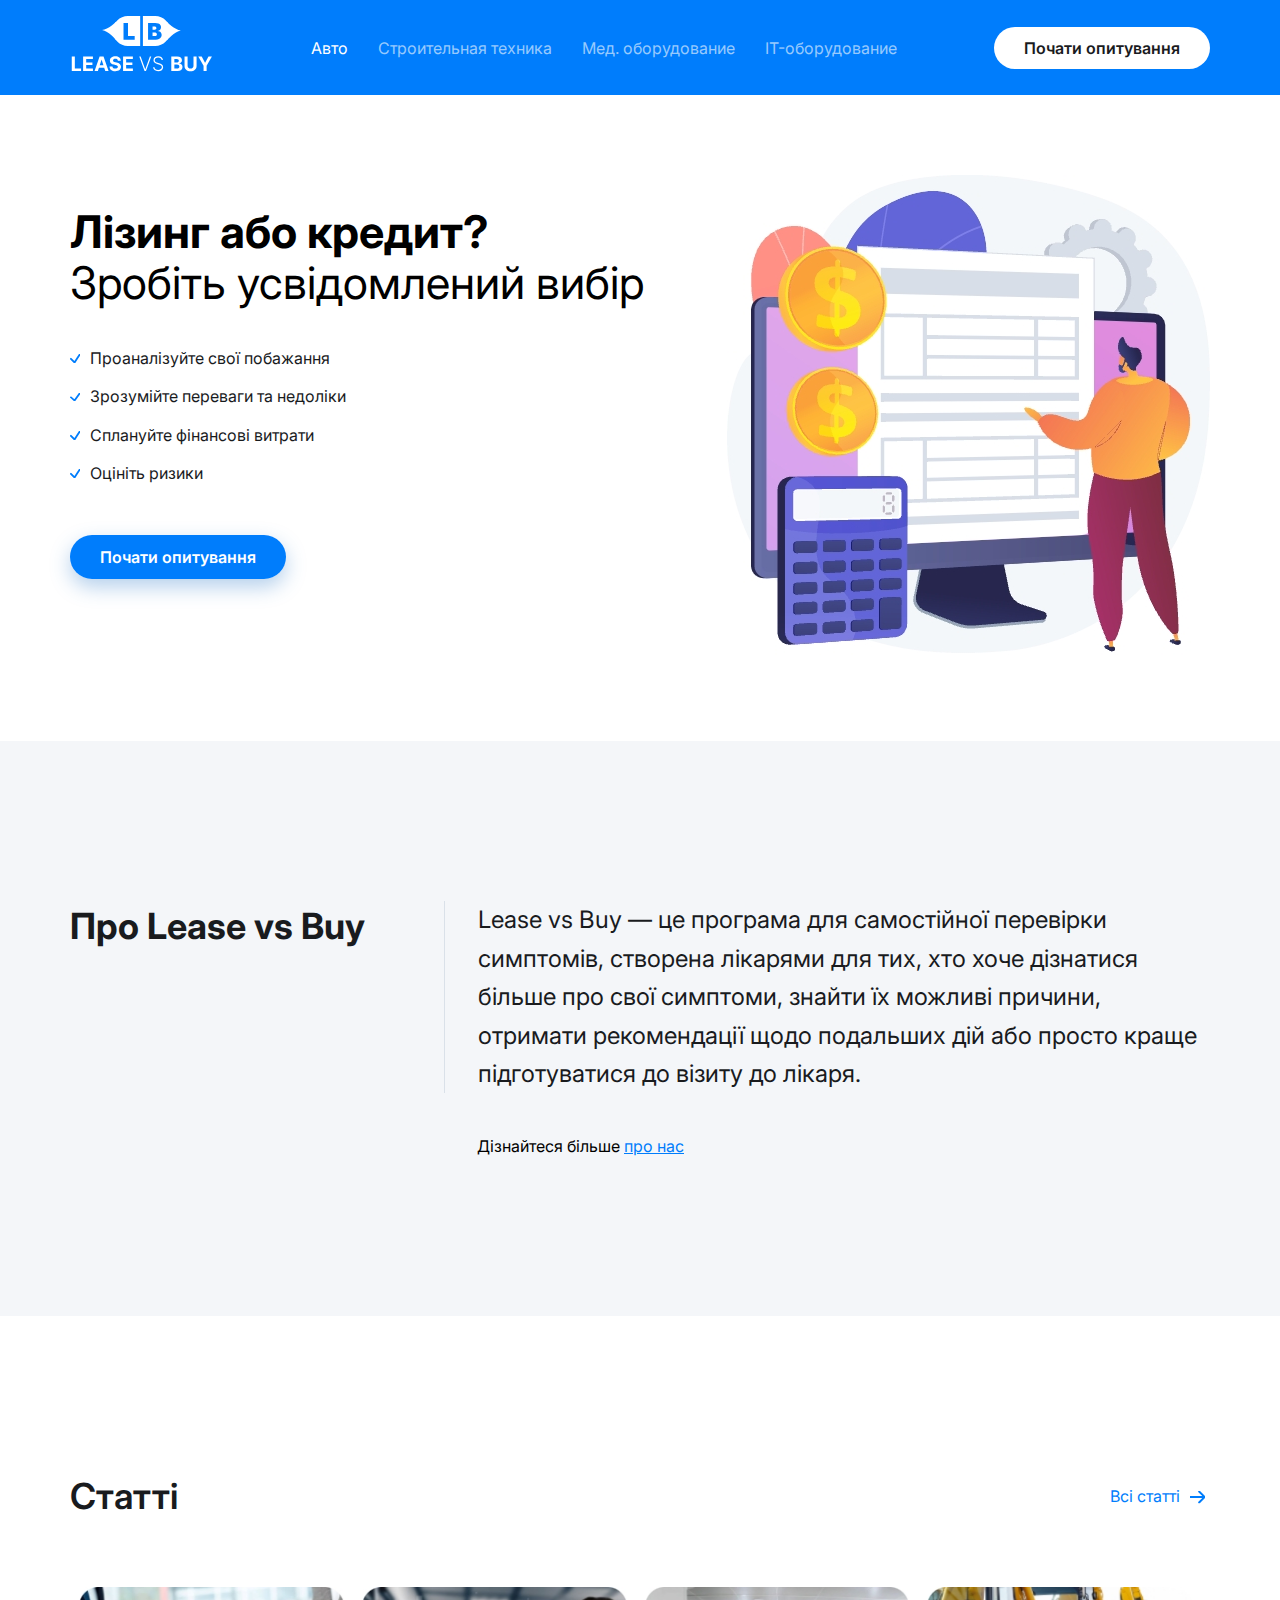
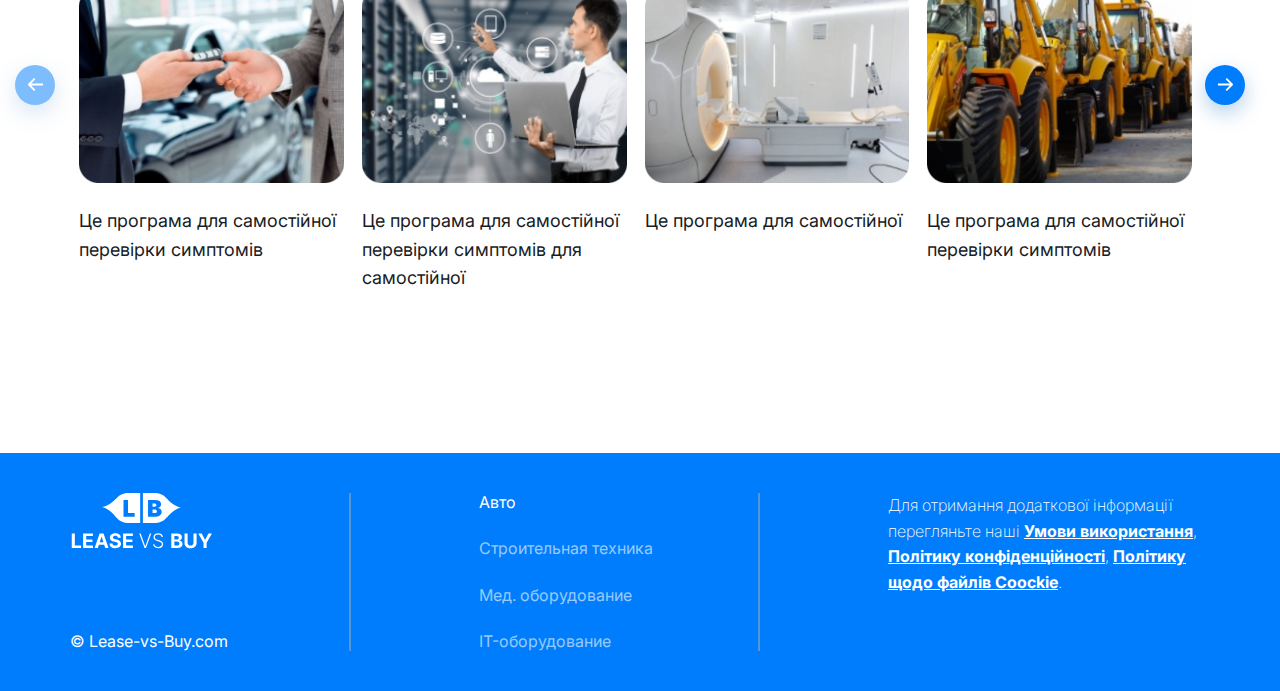
<file: index.html>
<!DOCTYPE html>
<html lang="en">
	<head>
		<meta charset="UTF-8" />
		<meta http-equiv="X-UA-Compatible" content="IE=edge" />
		<meta name="viewport" content="width=device-width, initial-scale=1.0" />
		<title>Lease VS Buy</title>
		<link rel="preconnect" href="https://fonts.googleapis.com" />
		<link rel="preconnect" href="https://fonts.gstatic.com" crossorigin />
		<link
			href="https://fonts.googleapis.com/css2?family=Bebas+Neue&family=Inter:ital,opsz,wght@0,14..32,100..900;1,14..32,100..900&family=Open+Sans:ital,wght@0,300..800;1,300..800&display=swap"
			rel="stylesheet"
		/>
		<link rel="preload" href="images/hero-image.webp" as="image" />
		<link rel="stylesheet" href="styles/normalize.css" />
		<link rel="stylesheet" href="styles/style.css" />
		<link rel="stylesheet" href="styles/mobile.css" />
	</head>
	<body>
		<header class="header">
			<div class="container">
				<a href="/">
					<img src="images/svg/logo_1.svg" alt="logo" />
				</a>

				<nav class="nav" id="navMenu">
					<div class="nav-menu__header">
						<a href="/">
							<img src="images/svg/logo_1.svg" alt="logo" />
						</a>
						<div class="burger-menu" onclick="toggleMenu()">
							<div class="bar"></div>
							<div class="bar"></div>
							<div class="bar"></div>
						</div>
					</div>

					<ul class="nav-list">
						<li class="nav-list__item active"><a href="/">Авто</a></li>
						<li class="nav-list__item"><a href="#">Строительная техника</a></li>
						<li class="nav-list__item"><a href="#">Мед. оборудование</a></li>
						<li class="nav-list__item"><a href="#">IT-оборудование</a></li>
					</ul>
				</nav>

				<div class="burger-menu" onclick="toggleMenu()">
					<div class="bar"></div>
					<div class="bar"></div>
					<div class="bar"></div>
				</div>

				<a href="/poll.html" class="btn--light btn-nav"> Почати опитування </a>
			</div>
		</header>

		<main class="main">
			<section class="hero">
				<div class="container">
					<div class="hero__content">
						<h1 class="hero-title">
							<b>Лізинг або кредит?</b><br />
							Зробіть усвідомлений вибір
						</h1>

						<ul class="hero__list">
							<li>Проаналізуйте свої побажання</li>
							<li>Зрозумійте переваги та недоліки</li>
							<li>Сплануйте фінансові витрати</li>
							<li>Оцініть ризики</li>
						</ul>

						<a href="/" class="btn--blue hero-btn">Почати опитування</a>
					</div>
					<img src="images/hero-image.webp" rel="preload" alt="hero" />
				</div>
			</section>

			<section class="about">
				<div class="container">
					<div class="about__cell">
						<div class="about_cell__title">
							<h2>Про Lease vs Buy</h2>
						</div>
						<div class="about_cell__content">
							<p>
								Lease vs Buy — це програма для самостійної перевірки симптомів,
								створена лікарями для тих, хто хоче дізнатися більше про свої
								симптоми, знайти їх можливі причини, отримати рекомендації щодо
								подальших дій або просто краще підготуватися до візиту до
								лікаря.
							</p>
						</div>
					</div>
					<div class="about__cell">
						<div class="about_cell__title" style="width: 311px"></div>

						<div class="about_cell__content about_cell__link">
							<span>Дізнайтеся більше <a href="/">про нас</a></span>
						</div>
					</div>
				</div>
			</section>

			<section class="posts__block">
				<div class="container">
					<div class="posts__title">
						<h2>Статті</h2>
						<span><a href="">Всі статті</a></span>
					</div>

					<button class="carousel__button carousel__button--left">
						<img
							src="images/svg/arrow_left.svg"
							alt="arrow"
							width="15"
							height="15"
						/>
					</button>
					<div class="carousel__wrapper">
						<div class="carousel">
							<ul class="posts__list">
								<li class="posts_list__item">
									<img src="images/post-4.webp" alt="post" />
									<p>Це програма для самостійної перевірки симптомів</p>
								</li>
								<li class="posts_list__item">
									<img src="images/post-3.webp" alt="post" />
									<p>
										Це програма для самостійної перевірки симптомів для
										самостійної
									</p>
								</li>
								<li class="posts_list__item">
									<img src="images/post-2.webp" alt="post" />
									<p>Це програма для самостійної</p>
								</li>
								<li class="posts_list__item">
									<img src="images/post-1.webp" alt="post" />
									<p>Це програма для самостійної перевірки симптомів</p>
								</li>
								<li class="posts_list__item">
									<img src="images/post-1.webp" alt="post" />
									<p>Це програма для самостійної перевірки симптомів</p>
								</li>
								<li class="posts_list__item">
									<img src="images/post-1.webp" alt="post" />
									<p>Це програма для самостійної перевірки симптомів</p>
								</li>
								<li class="posts_list__item">
									<img src="images/post-1.webp" alt="post" />
									<p>Це програма для самостійної перевірки симптомів</p>
								</li>
							</ul>
						</div>
					</div>
					<button class="carousel__button carousel__button--right">
						<img
							src="images/svg/arrow_right.svg"
							alt="arrow"
							width="15"
							height="15"
						/>
					</button>
				</div>
			</section>
		</main>

		<footer class="footer">
			<div class="container footer__container">
				<div class="footer__cell">
					<a href="/">
						<img src="images/svg/logo_1.svg" alt="logo" />
					</a>

					<p>© Lease-vs-Buy.com</p>
				</div>

				<div class="footer__cell">
					<nav class="footer_nav">
						<ul class="footer_nav__list">
							<li class="footer_nav__item active"><a href="#">Авто</a></li>
							<li class="footer_nav__item">
								<a href="#">Строительная техника</a>
							</li>
							<li class="footer_nav__item">
								<a href="#">Мед. оборудование</a>
							</li>
							<li class="footer_nav__item"><a href="#">IT-оборудование</a></li>
						</ul>
					</nav>
				</div>

				<div class="footer__cell">
					<p>
						Для отримання додаткової інформації перегляньте наші
						<a href="#" class="footer__cell-link">Умови використання</a>,
						<a href="#" class="footer__cell-link">Політику конфіденційності</a>,
						<a href="#" class="footer__cell-link">
							Політику щодо файлів Coockie</a
						>.
					</p>
				</div>
			</div>
		</footer>

		<div class="modal" id="modal1">
			<div class="modal-overlay"></div>
			<div class="modal-wrapper">
				<div class="modal-header">
					<span class="close-btn">&times;</span>
					<h2 class="h2">Умови використання</h2>
				</div>
				<div class="modal-content">
					<h3 class="h3">Результат</h3>
				</div>
				<div class="modal-content">
					<h3 class="h3">Результат</h3>
					<p class="p">
						Перед початком діагностики, будь ласка, прочитайте Умови
						використання і пам'ятайте, що:
					</p>
					<ul class="ul-list">
						<li>
							<b>Дане обстеження не є повноцінною діагностикою.</b> Воно
							призначене виключно для ознайомлення та не є кваліфікованим
							медичним висновком.
						</li>
						<li>
							<b>Дане обстеження не призначене для екстрених випадків.</b> У
							разі невідкладного стану негайно зателефонуйте за місцевим номером
							екстреної допомоги.
						</li>
						<li>
							<b>Ваші дані в безпеці.</b> Надана Вами інформація не буде
							передана або використана з метою встановлення Вашої особи.
						</li>
					</ul>
					<div class="checkbox-container">
						<input type="checkbox" id="terms" />
						<label for="terms"
							>Я прочитав(ла) і приймаю
							<a href="#">Умови використання</a>.</label
						>
					</div>
					<span class="checkbox-error"
						>Необхідно прийняти умови використання</span
					>
					<div class="checkbox-container">
						<input type="checkbox" id="privacy" />
						<label for="privacy">
							Я погоджуюсь на те, щоб інформація про стан мого здоров’я була
							використана для даного обстеження. Додаткова інформація
							<a href="#">Політика конфіденційності</a>.
						</label>
					</div>
					<span class="checkbox-error"
						>Необхідно прийняти умови використання</span
					>
				</div>
			</div>
		</div>

		<script src="js/index.js"></script>
		<script src="js/carousel.js"></script>
		<script src="js/modal.js"></script>
		<script src="js/burger.js"></script>
	</body>
</html>
</file>
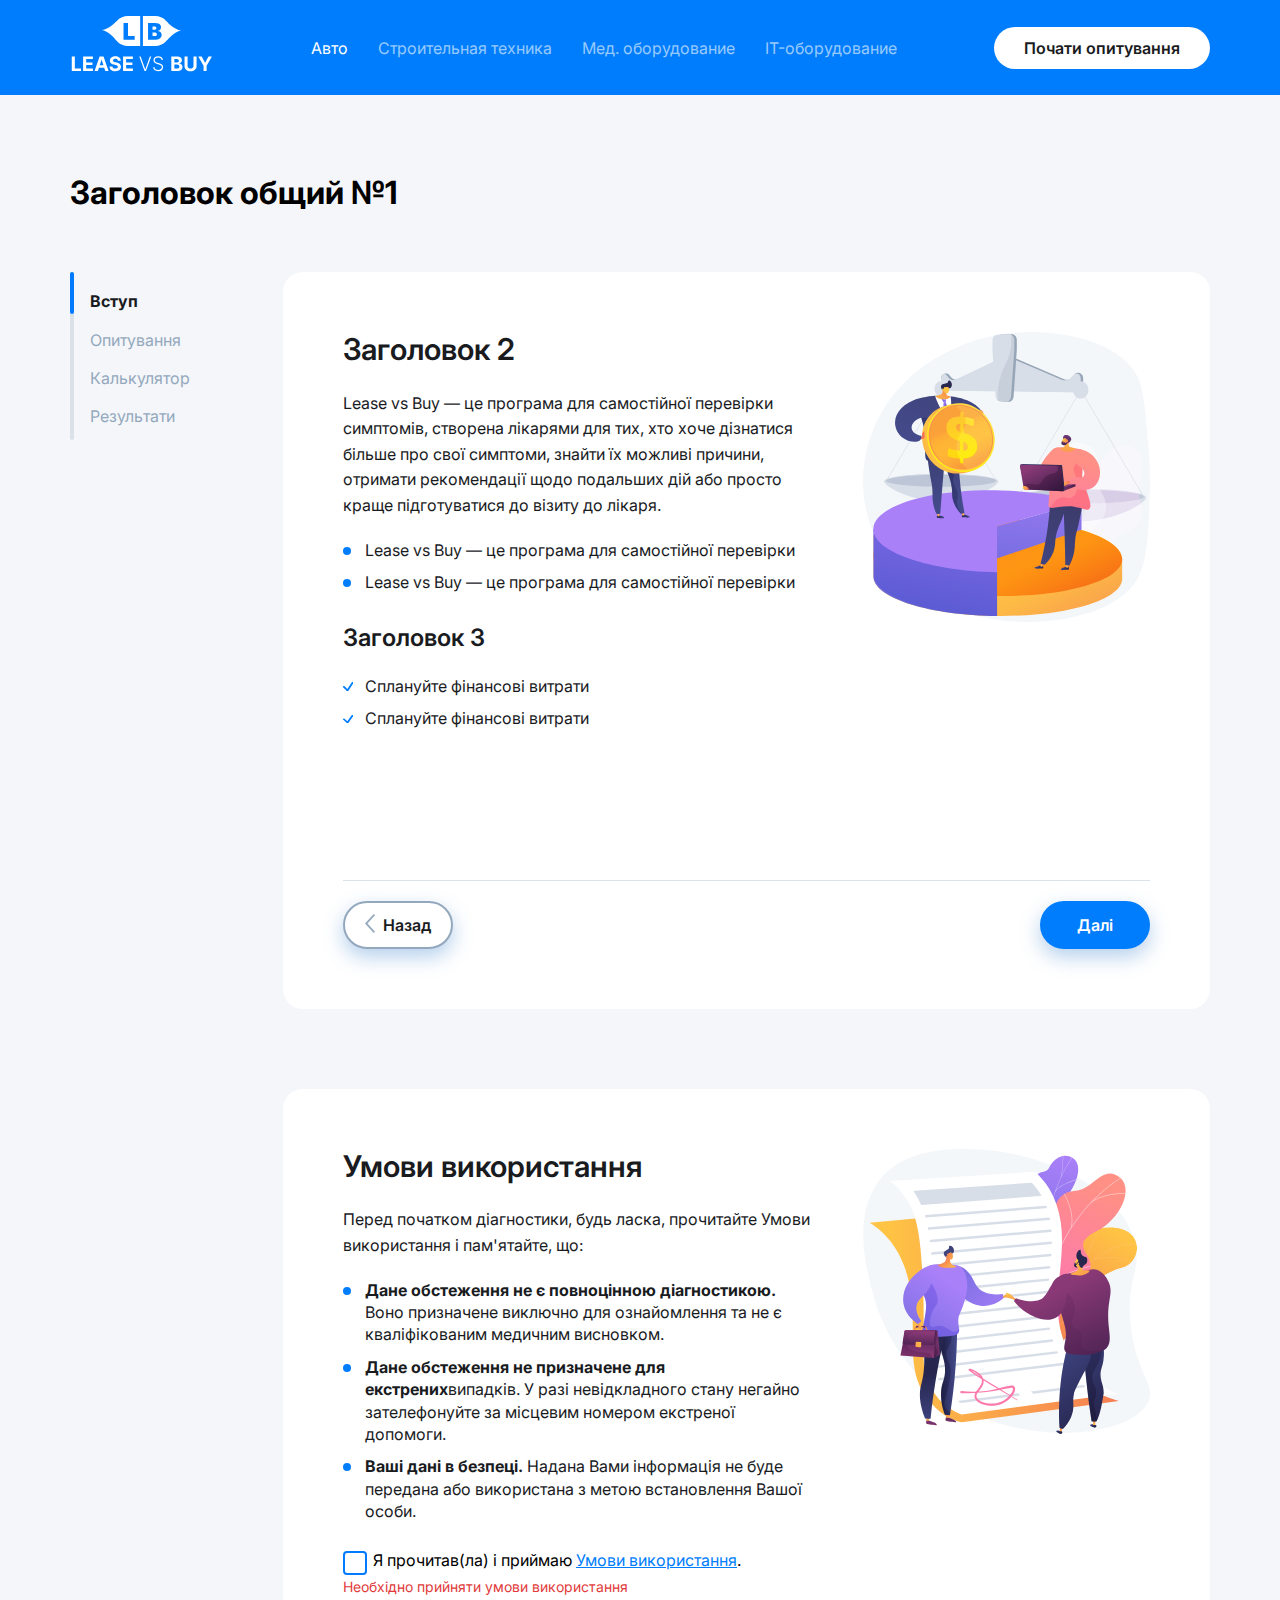
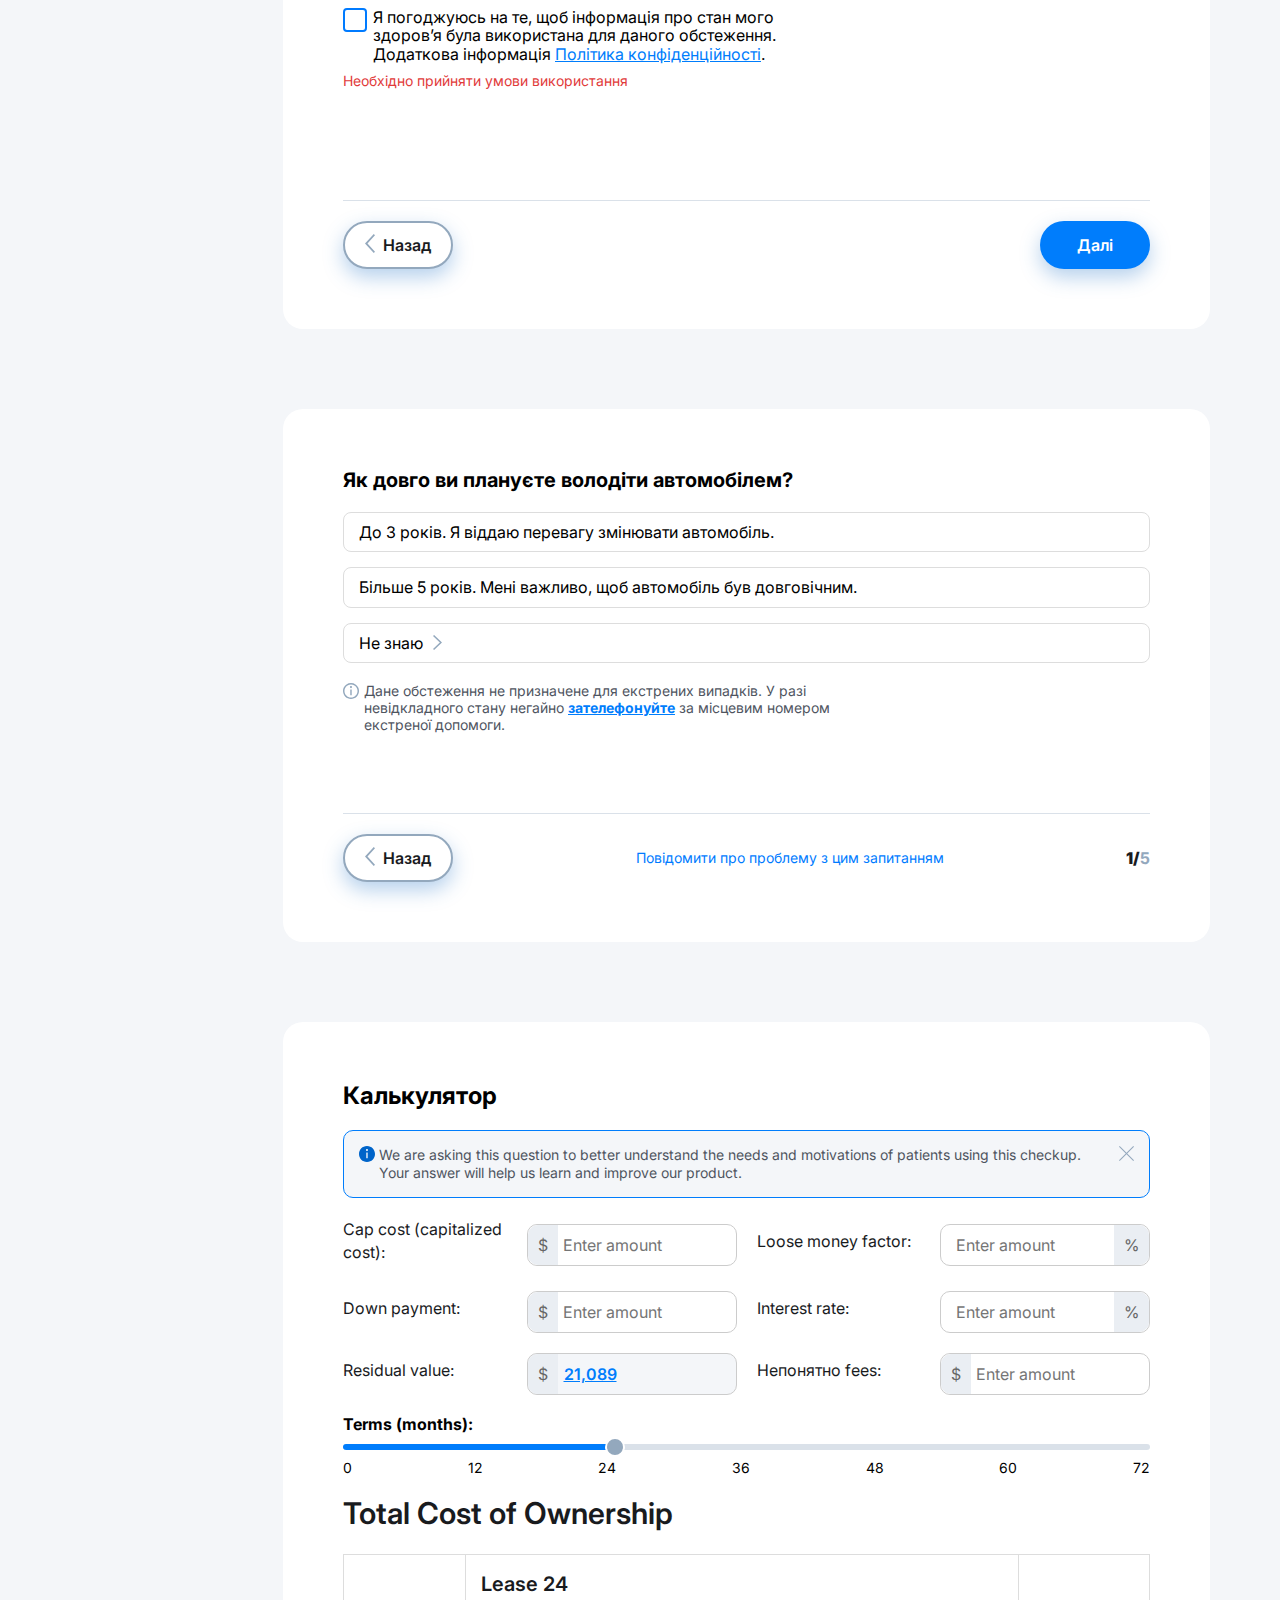
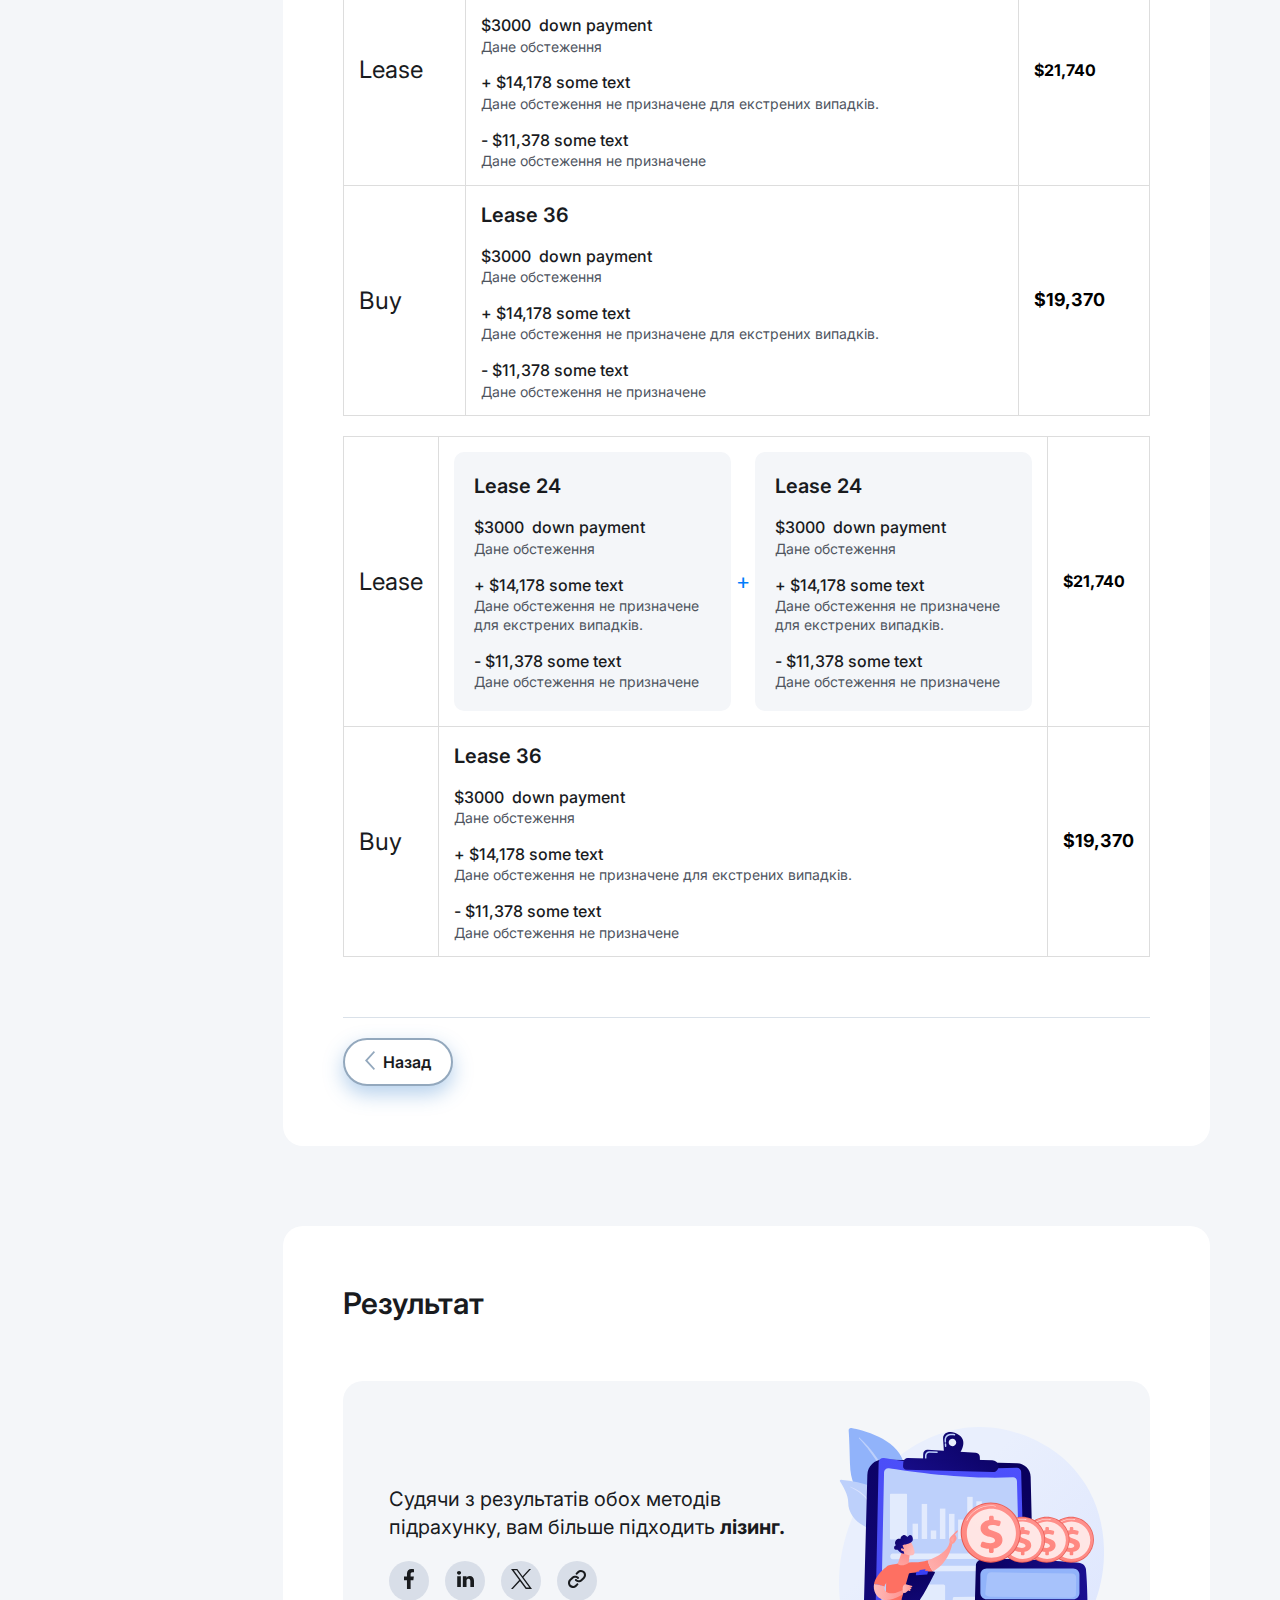
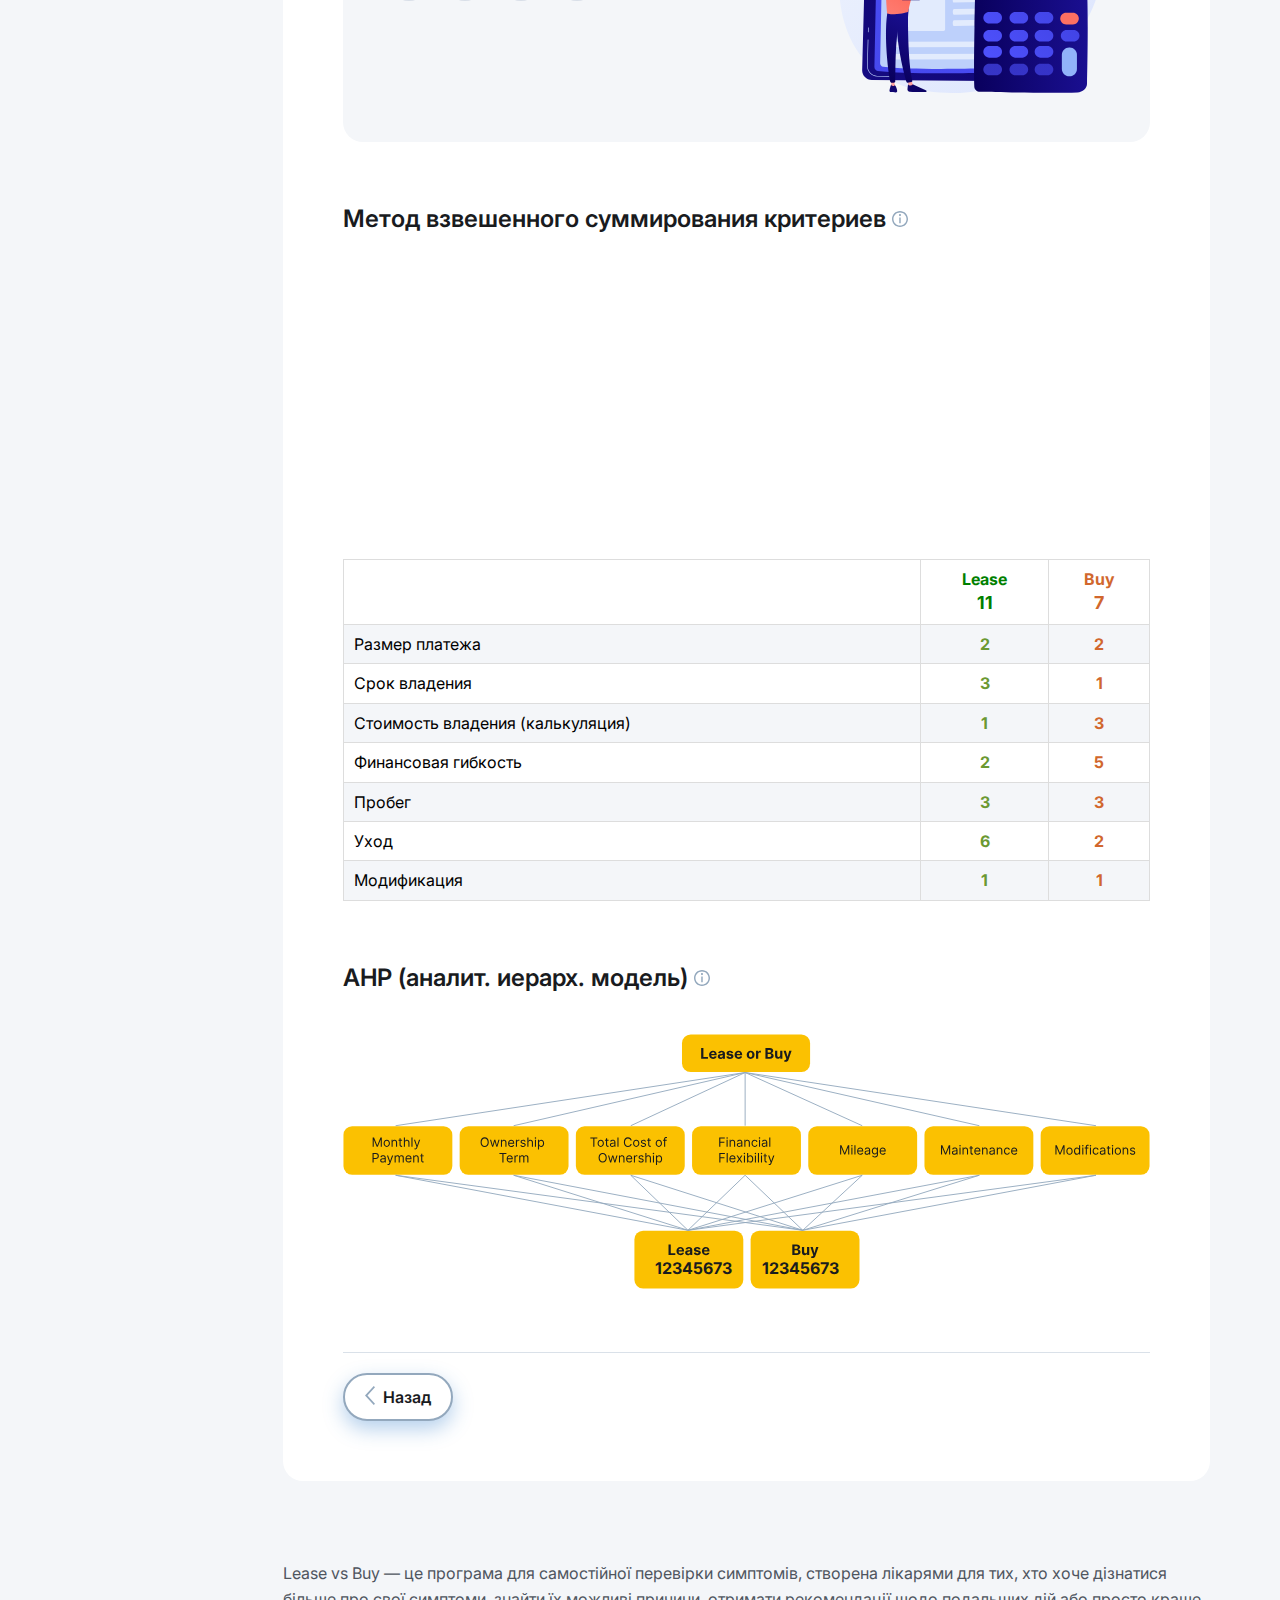
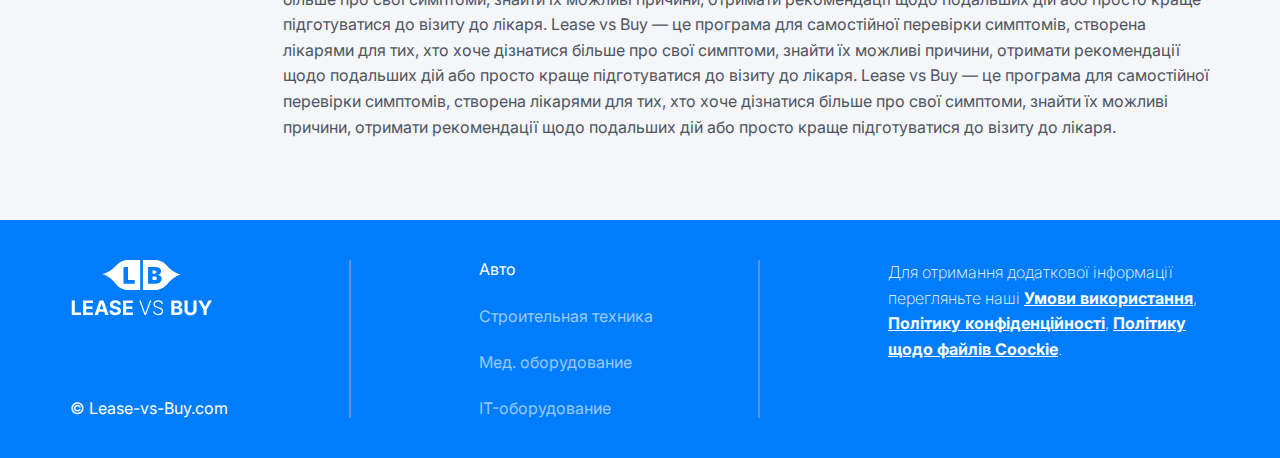
<file: poll.html>
<!DOCTYPE html>
<html lang="en">
	<head>
		<meta charset="UTF-8" />
		<meta http-equiv="X-UA-Compatible" content="IE=edge" />
		<meta name="viewport" content="width=device-width, initial-scale=1.0" />
		<title>Lease VS Buy</title>
		<link rel="preconnect" href="https://fonts.googleapis.com" />
		<link rel="preconnect" href="https://fonts.gstatic.com" crossorigin />
		<link
			href="https://fonts.googleapis.com/css?family=Inter"
			rel="stylesheet"
		/>
		<link rel="stylesheet" href="styles/normalize.css" />
		<link rel="stylesheet" href="styles/style.css" />
		<link rel="stylesheet" href="styles/mobile.css" />
	</head>
	<body class="body-gray">
		<header class="header">
			<div class="container">
				<a href="/">
					<img src="images/svg/logo_1.svg" alt="logo" />
				</a>

				<nav class="nav" id="navMenu">
					<div class="nav-menu__header">
						<a href="/">
							<img src="images/svg/logo_1.svg" alt="logo" />
						</a>
						<div class="burger-menu" onclick="toggleMenu()">
							<div class="bar"></div>
							<div class="bar"></div>
							<div class="bar"></div>
						</div>
					</div>

					<ul class="nav-list">
						<li class="nav-list__item active"><a href="/">Авто</a></li>
						<li class="nav-list__item"><a href="#">Строительная техника</a></li>
						<li class="nav-list__item"><a href="#">Мед. оборудование</a></li>
						<li class="nav-list__item"><a href="#">IT-оборудование</a></li>
					</ul>
				</nav>

				<div class="burger-menu" onclick="toggleMenu()">
					<div class="bar"></div>
					<div class="bar"></div>
					<div class="bar"></div>
				</div>

				<a href="/poll.html" class="btn--light btn-nav"> Почати опитування </a>
			</div>
		</header>

		<main class="main">
			<section class="poll">
				<div class="container">
					<h1 class="poll__title">Заголовок общий №1</h1>
					<div class="poll__list">
						<div class="poll_menu">
							<div class="indicator"></div>
							<div class="indicator_back"></div>
							<div class="menu-item active" data-index="0">Вступ</div>
							<div class="menu-item" data-index="1">Опитування</div>
							<div class="menu-item" data-index="2">Калькулятор</div>
							<div class="menu-item" data-index="3">Результати</div>
						</div>
						<div class="poll_right">
							<div class="poll_main poll_column">
								<div class="poll_main__content poll_main__content__column">
									<h2>Заголовок 2</h2>
									<p>
										Lease vs Buy — це програма для самостійної перевірки
										симптомів, створена лікарями для тих, хто хоче дізнатися
										більше про свої симптоми, знайти їх можливі причини,
										отримати рекомендації щодо подальших дій або просто краще
										підготуватися до візиту до лікаря.
									</p>
									<ul>
										<li>
											Lease vs Buy — це програма для самостійної перевірки
										</li>
										<li>
											Lease vs Buy — це програма для самостійної перевірки
										</li>
									</ul>

									<h3>Заголовок 3</h3>
									<ol>
										<li>Сплануйте фінансові витрати</li>
										<li>Сплануйте фінансові витрати</li>
									</ol>
								</div>

								<img src="images/svg/poll1.svg" alt="poll" />

								<div class="poll_footer">
									<button class="btn-back">
										<span class="btn-back__icon"
											><img src="images/svg/arrow-back.svg" alt="back"
										/></span>
										Назад
									</button>

									<a class="btn--blue btn-next">Далі</a>
								</div>
							</div>

							<div class="poll_main poll_column">
								<div class="poll_main__content poll_main__content__column">
									<h2>Умови використання</h2>
									<p>
										Перед початком діагностики, будь ласка, прочитайте Умови
										використання і пам'ятайте, що:
									</p>
									<ul>
										<li>
											<b>Дане обстеження не є повноцінною діагностикою.</b> Воно
											призначене виключно для ознайомлення та не є
											кваліфікованим медичним висновком.
										</li>
										<li>
											<b>Дане обстеження не призначене для екстрених</b
											>випадків. У разі невідкладного стану негайно
											зателефонуйте за місцевим номером екстреної допомоги.
										</li>
										<li>
											<b>Ваші дані в безпеці.</b> Надана Вами інформація не буде
											передана або використана з метою встановлення Вашої особи.
										</li>
									</ul>

									<div class="checkbox-container">
										<input type="checkbox" id="terms" />
										<label for="terms"
											>Я прочитав(ла) і приймаю
											<a href="#">Умови використання</a>.</label
										>
									</div>

									<span class="checkbox-error"
										>Необхідно прийняти умови використання</span
									>

									<div class="checkbox-container">
										<input type="checkbox" id="privacy" />
										<label for="privacy">
											Я погоджуюсь на те, щоб інформація про стан мого здоров’я
											була використана для даного обстеження. Додаткова
											інформація <a href="#">Політика конфіденційності</a>.
										</label>
									</div>

									<span class="checkbox-error"
										>Необхідно прийняти умови використання</span
									>
								</div>

								<img src="images/svg/poll-2.svg" alt="poll2" />

								<div class="poll_footer">
									<button class="btn-back">
										<span class="btn-back__icon"
											><img src="images/svg/arrow-back.svg" alt="back"
										/></span>
										Назад
									</button>

									<a class="btn--blue btn-next">Далі</a>
								</div>
							</div>

							<div class="poll_main">
								<div class="poll_main__content">
									<h1 class="poll_question">
										Як довго ви плануєте володіти автомобілем?
									</h1>
									<div class="poll_answers">
										<div class="poll_answer">
											<input type="radio" id="option1" name="duration" />
											<label for="option1"
												>До 3 років. Я віддаю перевагу змінювати
												автомобіль.</label
											>
										</div>
										<div class="poll_answer">
											<input type="radio" id="option2" name="duration" />
											<label for="option2"
												>Більше 5 років. Мені важливо, щоб автомобіль був
												довговічним.</label
											>
										</div>
										<div class="poll_answer">
											<input type="radio" id="option3" name="duration" />
											<label for="option3" class="poll-label"
												>Не знаю
												<img
													src="images/svg/arrow_right_answer.svg"
													alt="arrow"
											/></label>
										</div>
									</div>
									<div class="poll_info">
										<img
											src="images/svg/info.svg"
											alt="info"
											data-target="modal1"
											class="trigger-btn"
										/>
										<p>
											Дане обстеження не призначене для екстрених випадків. У
											разі невідкладного стану негайно
											<a href="#">зателефонуйте</a> за місцевим номером
											екстреної допомоги.
										</p>
									</div>
									<div class="poll_footer">
										<button class="btn-back">
											<span class="btn-back__icon"
												><img src="images/svg/arrow-back.svg" alt="back"
											/></span>
											Назад
										</button>
										<a href="#" class="poll_report-link"
											>Повідомити про проблему з цим запитанням</a
										>
										<span class="poll_progress"><b>1/</b>5</span>
									</div>
								</div>
							</div>

							<div class="poll_main">
								<div class="poll_main__content">
									<h1 class="calculator_title">Калькулятор</h1>

									<!-- Інформаційне повідомлення -->
									<div class="calculator_info__message">
										<div>
											<img
												src="images/svg/info_2.svg"
												alt="info"
												data-target="modal1"
												class="trigger-btn"
											/>
										</div>
										<span>
											We are asking this question to better understand the needs
											and motivations of patients using this checkup. Your
											answer will help us learn and improve our product.
										</span>
										<div>
											<img src="images/svg/close.svg" alt="close" />
										</div>
									</div>

									<!-- Вхідні дані -->
									<div class="calculator_input__fields">
										<div
											class="calculator_input__group"
											id="calculator_input__group-1"
										>
											<label for="cap-cost" class="calculator_input__label"
												>Cap cost (capitalized cost):</label
											>
											<div class="input-container">
												<span class="currency-symbol">$</span>
												<input
													type="text"
													class="currency-input"
													placeholder="Enter amount"
												/>
											</div>
										</div>
										<div
											class="calculator_input__group"
											id="calculator_input__group-2"
										>
											<label for="down-payment" class="calculator_input__label"
												>Loose money factor:</label
											>
											<div class="input-container input-container__procent">
												<span class="currency-symbol procent-symbol">%</span>
												<input
													type="text"
													class="currency-input"
													placeholder="Enter amount"
												/>
											</div>
										</div>
										<div
											class="calculator_input__group"
											id="calculator_input__group-3"
										>
											<label
												for="residual-value"
												class="calculator_input__label"
												>Down payment:</label
											>
											<div class="input-container">
												<span class="currency-symbol">$</span>
												<input
													type="text"
													class="currency-input"
													placeholder="Enter amount"
												/>
											</div>
										</div>
										<div
											class="calculator_input__group"
											id="calculator_input__group-4"
										>
											<label for="loose-money" class="calculator_input__label"
												>Interest rate:</label
											>
											<div class="input-container input-container__procent">
												<span class="currency-symbol procent-symbol">%</span>
												<input
													type="text"
													class="currency-input"
													placeholder="Enter amount"
												/>
											</div>
										</div>
										<div
											class="calculator_input__group"
											id="calculator_input__group-5"
										>
											<label for="interest-rate" class="calculator_input__label"
												>Residual value:</label
											>
											<div class="input-container disabled">
												<span class="currency-symbol">$</span>
												<input type="text" class="currency-input" disabled />
												<a href="#" class="input-container-link">21,089</a>
											</div>
										</div>
										<div
											class="calculator_input__group"
											id="calculator_input__group-6"
										>
											<label for="fees" class="calculator_input__label"
												>Непонятно fees:</label
											>
											<div class="input-container">
												<span class="currency-symbol">$</span>
												<input
													type="text"
													class="currency-input"
													placeholder="Enter amount"
												/>
											</div>
										</div>
									</div>

									<!-- Повзунок для вибору терміну -->
									<div class="calculator_slider__container">
										<label for="terms-slider" class="calculator_slider__label"
											>Terms (months):</label
										>
										<input
											type="range"
											id="terms-slider"
											class="calculator_slider__input"
											min="0"
											max="72"
											step="12"
											value="24"
										/>
										<div class="calculator_slider__values">
											<span>0</span><span>12</span><span>24</span
											><span>36</span> <span>48</span><span>60</span
											><span>72</span>
										</div>
									</div>

									<!-- Результати -->
									<div class="calculator_results">
										<h2 class="calculator_results__title">
											Total Cost of Ownership
										</h2>
										<table class="calculator_table">
											<thead>
												<tr>
													<th class="calculator__table-title">Lease</th>
													<th>
														<div class="one_lease">
															<span class="one_lease-title">Lease 24</span>
															<div class="one_lease__wrapper">
																<span class="one_lease-subtitle"
																	>$3000  down payment</span
																>
																<br />
																<span>Дане обстеження</span>
															</div>
															<div class="one_lease__wrapper">
																<span class="one_lease-subtitle"
																	>+ $14,178 some text</span
																>
																<br />
																<span
																	>Дане обстеження не призначене для екстрених
																	випадків.</span
																>
															</div>
															<div class="one_lease__wrapper">
																<span class="one_lease-subtitle"
																	>- $11,378 some text</span
																>
																<br />
																<span>Дане обстеження не призначене</span>
															</div>
														</div>
													</th>
													<th>$21,740</th>
												</tr>
											</thead>
											<tbody>
												<tr>
													<td>
														<strong class="calculator__table-title">Buy</strong>
													</td>
													<td>
														<div class="one_lease">
															<span class="one_lease-title">Lease 36</span>
															<div class="one_lease__wrapper">
																<span class="one_lease-subtitle"
																	>$3000  down payment</span
																>
																<br />
																<span>Дане обстеження</span>
															</div>
															<div class="one_lease__wrapper">
																<span class="one_lease-subtitle"
																	>+ $14,178 some text</span
																>
																<br />
																<span
																	>Дане обстеження не призначене для екстрених
																	випадків.</span
																>
															</div>
															<div class="one_lease__wrapper">
																<span class="one_lease-subtitle"
																	>- $11,378 some text</span
																>
																<br />
																<span>Дане обстеження не призначене</span>
															</div>
														</div>
													</td>
													<td class="calculator_total">$19,370</td>
												</tr>
											</tbody>
										</table>

										<table class="calculator_table">
											<thead>
												<tr>
													<th class="calculator__table-title">Lease</th>
													<th>
														<div class="double_lease">
															<div class="double_lease-item">
																<span class="one_lease-title">Lease 24</span>
																<div class="one_lease__wrapper">
																	<span class="one_lease-subtitle"
																		>$3000  down payment</span
																	>
																	<br />
																	<span>Дане обстеження</span>
																</div>
																<div class="one_lease__wrapper">
																	<span class="one_lease-subtitle"
																		>+ $14,178 some text</span
																	>
																	<br />
																	<span
																		>Дане обстеження не призначене для екстрених
																		випадків.</span
																	>
																</div>
																<div class="one_lease__wrapper">
																	<span class="one_lease-subtitle"
																		>- $11,378 some text</span
																	>
																	<br />
																	<span>Дане обстеження не призначене</span>
																</div>
															</div>

															<div class="double_lease-plus">
																<span>+</span>
															</div>

															<div class="double_lease-item">
																<span class="one_lease-title">Lease 24</span>
																<div class="one_lease__wrapper">
																	<span class="one_lease-subtitle"
																		>$3000  down payment</span
																	>
																	<br />
																	<span>Дане обстеження</span>
																</div>
																<div class="one_lease__wrapper">
																	<span class="one_lease-subtitle"
																		>+ $14,178 some text</span
																	>
																	<br />
																	<span
																		>Дане обстеження не призначене для екстрених
																		випадків.</span
																	>
																</div>
																<div class="one_lease__wrapper">
																	<span class="one_lease-subtitle"
																		>- $11,378 some text</span
																	>
																	<br />
																	<span>Дане обстеження не призначене</span>
																</div>
															</div>
														</div>
													</th>
													<th>$21,740</th>
												</tr>
											</thead>
											<tbody>
												<tr>
													<td>
														<strong class="calculator__table-title">Buy</strong>
													</td>
													<td>
														<div class="one_lease">
															<span class="one_lease-title">Lease 36</span>
															<div class="one_lease__wrapper">
																<span class="one_lease-subtitle"
																	>$3000  down payment</span
																>
																<br />
																<span>Дане обстеження</span>
															</div>
															<div class="one_lease__wrapper">
																<span class="one_lease-subtitle"
																	>+ $14,178 some text</span
																>
																<br />
																<span
																	>Дане обстеження не призначене для екстрених
																	випадків.</span
																>
															</div>
															<div class="one_lease__wrapper">
																<span class="one_lease-subtitle"
																	>- $11,378 some text</span
																>
																<br />
																<span>Дане обстеження не призначене</span>
															</div>
														</div>
													</td>
													<td class="calculator_total">$19,370</td>
												</tr>
											</tbody>
										</table>
									</div>

									<div class="poll_footer">
										<button class="btn-back">
											<span class="btn-back__icon"
												><img src="images/svg/arrow-back.svg" alt="back"
											/></span>
											Назад
										</button>
									</div>
								</div>
							</div>

							<div class="poll_main">
								<div class="poll_main__content">
									<h2>Результат</h2>

									<div class="poll_main__cell">
										<div class="poll_main__cell__content">
											<h3>
												Судячи з результатів обох методів підрахунку, вам більше
												підходить <b>лізинг.</b>
											</h3>
											<ul class="poll_main__list">
												<li>
													<a href="#"
														><img src="images/svg/link.svg" alt="link"
													/></a>
												</li>
												<li>
													<a href="#"><img src="images/svg/x.svg" alt="x" /></a>
												</li>
												<li>
													<a href="#"
														><img src="images/svg/linkedin.svg" alt="linkedin"
													/></a>
												</li>
												<li>
													<a href="#"
														><img src="images/svg/facebook.svg" alt="facebook"
													/></a>
												</li>
											</ul>
										</div>
										<div>
											<img src="images/illustration.svg" alt="illustration" />
										</div>
									</div>

									<h3>
										Метод взвешенного суммирования критериев
										<img
											src="images/svg/info.svg"
											alt="info"
											data-target="modal1"
											class="trigger-btn"
										/>
									</h3>
									<div class="result__diagram"></div>

									<table class="result__table">
										<thead class="result__header">
											<tr class="result__row">
												<th class="result__header-cell"></th>
												<th
													class="result__header-cell result__header-cell--lease"
												>
													Lease <span class="result__score">11</span>
												</th>
												<th
													class="result__header-cell result__header-cell--buy"
												>
													Buy <span class="result__score">7</span>
												</th>
											</tr>
										</thead>
										<tbody class="result__body">
											<tr class="result__row">
												<td class="result__cell result__left">
													Размер платежа
												</td>
												<td class="result__cell result__cell--lease">2</td>
												<td class="result__cell result__cell--buy">2</td>
											</tr>
											<tr class="result__row">
												<td class="result__cell result__left">Срок владения</td>
												<td class="result__cell result__cell--lease">3</td>
												<td class="result__cell result__cell--buy">1</td>
											</tr>
											<tr class="result__row">
												<td class="result__cell result__left">
													Стоимость владения (калькуляция)
												</td>
												<td class="result__cell result__cell--lease">1</td>
												<td class="result__cell result__cell--buy">3</td>
											</tr>
											<tr class="result__row">
												<td class="result__cell result__left">
													Финансовая гибкость
												</td>
												<td class="result__cell result__cell--lease">2</td>
												<td class="result__cell result__cell--buy">5</td>
											</tr>
											<tr class="result__row">
												<td class="result__cell result__left">Пробег</td>
												<td class="result__cell result__cell--lease">3</td>
												<td class="result__cell result__cell--buy">3</td>
											</tr>
											<tr class="result__row">
												<td class="result__cell result__left">Уход</td>
												<td class="result__cell result__cell--lease">6</td>
												<td class="result__cell result__cell--buy">2</td>
											</tr>
											<tr class="result__row">
												<td class="result__cell result__left">Модификация</td>
												<td class="result__cell result__cell--lease">1</td>
												<td class="result__cell result__cell--buy">1</td>
											</tr>
										</tbody>
									</table>

									<h3>
										AHP (аналит. иерарх. модель)
										<img
											src="images/svg/info.svg"
											alt="info"
											data-target="modal1"
											class="trigger-btn"
										/>
									</h3>
									<div class="hierarchy__wrapper">
										<img src="images/diagram.svg" class="d-pc" alt="diagram" />
										<img
											src="images/diagram-2.svg"
											class="d-mobile"
											alt="diagram"
										/>
										<span class="hierarchy_lease">12345673</span>
										<span class="hierarchy_buy">12345673</span>
									</div>
								</div>

								<div class="poll_footer">
									<button class="btn-back">
										<span class="btn-back__icon"
											><img src="images/svg/arrow-back.svg" alt="back"
										/></span>
										Назад
									</button>
								</div>
							</div>

							<p class="poll_desc">
								Lease vs Buy — це програма для самостійної перевірки симптомів,
								створена лікарями для тих, хто хоче дізнатися більше про свої
								симптоми, знайти їх можливі причини, отримати рекомендації щодо
								подальших дій або просто краще підготуватися до візиту до
								лікаря. Lease vs Buy — це програма для самостійної перевірки
								симптомів, створена лікарями для тих, хто хоче дізнатися більше
								про свої симптоми, знайти їх можливі причини, отримати
								рекомендації щодо подальших дій або просто краще підготуватися
								до візиту до лікаря. Lease vs Buy — це програма для самостійної
								перевірки симптомів, створена лікарями для тих, хто хоче
								дізнатися більше про свої симптоми, знайти їх можливі причини,
								отримати рекомендації щодо подальших дій або просто краще
								підготуватися до візиту до лікаря.
							</p>
						</div>
					</div>
				</div>
			</section>
		</main>

		<footer class="footer">
			<div class="container footer__container">
				<div class="footer__cell">
					<a href="/">
						<img src="images/svg/logo_1.svg" alt="logo" />
					</a>

					<p>© Lease-vs-Buy.com</p>
				</div>

				<div class="footer__cell">
					<nav class="footer_nav">
						<ul class="footer_nav__list">
							<li class="footer_nav__item active"><a href="#">Авто</a></li>
							<li class="footer_nav__item">
								<a href="#">Строительная техника</a>
							</li>
							<li class="footer_nav__item">
								<a href="#">Мед. оборудование</a>
							</li>
							<li class="footer_nav__item"><a href="#">IT-оборудование</a></li>
						</ul>
					</nav>
				</div>

				<div class="footer__cell">
					<p>
						Для отримання додаткової інформації перегляньте наші
						<a href="#" class="footer__cell-link">Умови використання</a>,
						<a href="#" class="footer__cell-link">Політику конфіденційності</a>,
						<a href="#" class="footer__cell-link">
							Політику щодо файлів Coockie</a
						>.
					</p>
				</div>
			</div>
		</footer>

		<div class="modal" id="modal1">
			<div class="modal-overlay"></div>
			<div class="modal-wrapper">
				<div class="modal-header">
					<span class="close-btn">&times;</span>
					<h2 class="h2">Умови використання</h2>
				</div>
				<div class="modal-content">
					<h3 class="h3">Результат</h3>
					<p class="p">
						Перед початком діагностики, будь ласка, прочитайте Умови
						використання і пам'ятайте, що:
					</p>
					<ul class="ul-list">
						<li>
							<b>Дане обстеження не є повноцінною діагностикою.</b> Воно
							призначене виключно для ознайомлення та не є кваліфікованим
							медичним висновком.
						</li>
						<li>
							<b>Дане обстеження не призначене для екстрених випадків.</b> У
							разі невідкладного стану негайно зателефонуйте за місцевим номером
							екстреної допомоги.
						</li>
						<li>
							<b>Ваші дані в безпеці.</b> Надана Вами інформація не буде
							передана або використана з метою встановлення Вашої особи.
						</li>
					</ul>
					<div class="checkbox-container">
						<input type="checkbox" id="terms2" />
						<label for="terms"
							>Я прочитав(ла) і приймаю
							<a href="#">Умови використання</a>.</label
						>
					</div>

					<div class="checkbox-container">
						<input type="checkbox" id="privacy2" />
						<label for="privacy">
							Я погоджуюсь на те, щоб інформація про стан мого здоров’я була
							використана для даного обстеження. Додаткова інформація
							<a href="#">Політика конфіденційності</a>.
						</label>
					</div>
				</div>
			</div>
		</div>

		<script src="js/index.js"></script>
		<script src="js/poll.js"></script>
		<script src="js/modal.js"></script>
		<script src="js/burger.js"></script>
		<script src="js/slider.js"></script>
	</body>
</html>
</file>
<file: styles/style.css>
* {
	margin: 0;
	padding: 0;
	box-sizing: border-box;
}
body {
	font-family: 'Inter', sans-serif;
	font-optical-sizing: auto;
}
a {
	color: #007dfc;
}
.container {
	max-width: 1170px;
	margin: 0 auto;
	padding: 0 15px;
}
.btn--light {
	color: rgb(25, 27, 30);
	font-size: 16px;
	font-weight: 600;
	text-decoration: none;
	border-radius: 70px;
	background: rgb(255, 255, 255);
	padding: 12px 30px 12px 30px;
}
.btn--blue {
	color: #fff;
	font-size: 16px;
	font-weight: 600;
	text-decoration: none;
	border-radius: 70px;
	background: #007dfc;
	padding: 12px 30px 12px 30px;
	box-shadow: 0 8px 20px 0 rgba(55, 128, 203, 0.37);
	transition: 0.3s;
}
.btn--blue:hover {
	background: #0171e0;
}
.header {
	background-color: #007dfc;
	padding: 16px 0;
}
.header .container {
	display: flex;
	justify-content: space-between;
	align-items: center;
}
.nav-list {
	list-style-type: none;
	display: flex;
	gap: 30px;
}
.nav-list__item a {
	text-decoration: none;
	color: rgba(255, 255, 255, 0.6);
	transition: 0.3s;
}
.nav-list__item a:hover {
	color: #fff;
}
.nav-list__item.active a {
	color: #fff;
}
.hero {
	margin: 80px 0;
}
.hero .container {
	display: flex;
	justify-content: space-between;
}
.hero-title {
	font-size: 45px;
	font-weight: 400;
	margin-bottom: 40px;
}
.hero__list {
	margin-left: 20px;
	list-style-type: none;
	display: flex;
	flex-direction: column;
	gap: 20px;
	margin-bottom: 65px;
}
.hero__list li {
	position: relative;
	color: #191b1e;
}
.hero__list li::before {
	content: '';
	position: absolute;
	top: 50%;
	left: -20px;
	transform: translateY(-50%);
	width: 9.5px;
	height: 8.5px;
	background-image: url(../images/svg/check_mark.svg);
	background-size: cover;
	background-repeat: no-repeat;
}
.about {
	padding: 160px 0;
	background-color: rgb(244, 246, 249);
}
.about__cell {
	display: flex;
	gap: 63px;
}
.about_cell__title h2 {
	color: rgb(25, 27, 30);
	font-size: 36px;
	font-weight: 700;
	line-height: 140%;
	width: 311px;
}
.about_cell__content p,
.about_cell__content span {
	padding-left: 33px;
}
.about_cell__link {
	margin-top: 44px;
}
.about_cell__content.border {
	border-left: 1px solid rgb(218, 225, 233);
}
.about_cell__content p {
	color: rgb(25, 27, 30);
	font-size: 24px;
	font-weight: 400;
	line-height: 160%;
	border-left: 1px solid #dae1e9;
}
.posts__block {
	padding: 160px 0;
}
.posts__block .container {
	position: relative;
}
.posts__title {
	display: flex;
	justify-content: space-between;
	align-items: center;
	padding-bottom: 70px;
}

.posts__title a {
	text-decoration: none;
}

.carousel__wrapper {
	overflow: hidden;
}
.posts__list {
	display: flex;
	list-style: none;
	gap: 18px;
	transition: transform 0.5s ease-in-out;
}
.posts_list__item {
	flex: 0 0 calc(100% / 4 - 18px);
	max-width: 270px;
}
.posts_list__item img {
	width: 100%;
	border-radius: 8px;
}
.posts__title h2 {
	color: #191b1e;
	font-size: 36px;
	margin-bottom: 0;
}
.posts__title span {
	position: relative;
	color: #007dfc;
	margin-right: 30px;
}
.posts__title span::before {
	content: '';
	position: absolute;
	top: 50%;
	right: -25px;
	transform: translateY(-50%);
	width: 15px;
	height: 13px;
	background-image: url(../images/svg/arrow-right.svg);
	background-size: cover;
	background-repeat: no-repeat;
}
.posts_list__item p {
	margin-top: 20px;
	color: #191b1e;
	font-size: 18px;
	font-weight: 400;
	line-height: 160%;
}
.carousel__wrapper {
	position: relative;
	overflow: hidden;
	margin-left: 9px;
}
.carousel {
	display: flex;
	transition: transform 0.5s ease-in-out;
}
.carousel__button {
	position: absolute;
	top: 50%;
	transform: translateY(-50%);
	box-shadow: 0 8px 20px 0 rgba(55, 128, 203, 0.37);
	background: rgb(0, 125, 252);
	color: #fff;
	border: none;
	border-radius: 50%;
	cursor: pointer;
	width: 40px;
	height: 40px;
	font-size: 20px;
	display: flex;
	justify-content: center;
	align-items: center;
	z-index: 10;
}
.carousel__button--left {
	left: -40px;
}
.carousel__button--right {
	right: -20px;
}
.carousel__button[disabled] {
	opacity: 0.5;
	cursor: not-allowed;
}
.footer {
	background-color: #007dfc;
	padding: 40px 0;
}
.footer_nav__list {
	display: flex;
	flex-direction: column;
	gap: 28px;
	list-style: none;
}
.footer__container {
	display: flex;
	justify-content: space-between;
}
.footer_nav__item a {
	text-decoration: none;
	color: rgba(255, 255, 255, 0.6);
}
.footer_nav__item.active a {
	color: #fff;
}
.footer__cell {
	flex: 1;
}
.footer__cell p {
	color: #fff;
}
.footer__cell-link {
	color: #fff;
	font-weight: 700;
}
.footer__cell:not(:first-child) {
	padding-left: 128px;
	border-left: 2px solid rgb(86, 150, 216);
}
.footer__cell:first-child {
	display: flex;
	flex-direction: column;
	justify-content: space-between;
}
.footer__cell:last-child p {
	font-size: 16px;
	line-height: 160%;
	width: 322px;
	font-weight: 200;
}
.body-gray {
	background-color: rgb(244, 246, 249);
}
.poll {
	max-width: 100%;
	padding: 80px 0;
}

.poll h1 {
	margin-top: 0;
}
.poll_menu {
	max-width: 128px;
	position: relative;
	border-radius: 8px;
	padding: 10px 0;
}
.poll_right {
	max-width: 100%;
	width: calc(100% - 128px - 85px);
}
.menu-item {
	padding: 10px 20px;
	font-size: 16px;
	color: #93a8bd;
	cursor: pointer;
	position: relative;
	text-align: left;
	transition: color 0.3s ease;
}
.menu-item:hover {
	color: #191b1e;
}
.menu-item.active {
	color: #191b1e;
	font-weight: 700;
}
.indicator {
	position: absolute;
	left: 0;
	width: 4px;
	height: 42px;
	background-color: #007bff;
	border-radius: 2px;
	transition: top 0.3s ease;
	z-index: 100;
}

.indicator_back {
	position: absolute;
	left: 0;
	width: 4px;
	height: 158px;
	background-color: #dae1e9;
	border-radius: 2px;
	transition: top 0.3s ease;
}
.poll__list {
	display: flex;
	justify-content: space-between;
	gap: 70px;
	margin-top: 60px;
}
.poll_main {
	max-width: 100%;
	border-radius: 20px;
	background: rgb(255, 255, 255);
	padding: 60px;
	margin-bottom: 80px;
}
.poll_column {
	display: flex;
	justify-content: space-between;
	align-items: flex-start;
	gap: 50px;
	flex-wrap: wrap;
}
.poll_main h2,
h2 {
	color: rgb(25, 27, 30);
	font-size: 30px;
	font-weight: 600;
	margin-bottom: 24px;
}
.poll_main h3,
.h3 {
	color: rgb(25, 27, 30);
	font-size: 24px;
	font-weight: 600;
	line-height: 140%;
	margin-bottom: 20px;
}
.poll_main p,
.p {
	color: rgb(25, 27, 30);
	font-size: 16px;
	font-weight: 400;
	line-height: 160%;
	margin-bottom: 20px;
}
.poll_main ul,
.ul-list {
	margin-bottom: 28px;
	list-style: none;
	padding: 0;
}
.poll_main ul li,
.ul-list li {
	position: relative;
	padding-left: 22px;
	margin-bottom: 10px;
	color: rgb(25, 27, 30);
	font-size: 16px;
	font-weight: 400;
	line-height: 140%;
}
.poll_main ul li::before,
.ul-list li::before {
	content: '';
	position: absolute;
	left: 0;
	top: 8px;
	width: 8px;
	height: 8px;
	background-image: url(../images/svg/mark-1.svg);
	background-size: cover;
}
.poll_main ol {
	margin-bottom: 40px;
	list-style: none;
	padding: 0;
}
.poll_main ol li {
	position: relative;
	padding-left: 22px;
	margin-bottom: 10px;
	color: rgb(25, 27, 30);
	font-size: 16px;
	font-weight: 400;
	line-height: 140%;
}
.poll_main ol li::before {
	content: '';
	position: absolute;
	left: 0;
	top: 50%;
	transform: translateY(-50%);
	width: 9.5px;
	height: 8.5px;
	background-image: url(../images/svg/mark-2.svg);
	background-size: cover;
}
.poll_desc {
	color: rgb(79, 85, 95);
	font-size: 16px;
	font-weight: 400;
	line-height: 160%;
}
.trigger-btn {
	width: 16px !important;
	height: 16px !important;
	margin: 0 !important;
}
.checkbox-container {
	display: flex;
	align-items: flex-start;
	margin-bottom: 8px;
	margin-top: 12px;
}
.checkbox-container input[type='checkbox'] {
	display: none;
}
.checkbox-container label {
	position: relative;
	padding-left: 30px;
	cursor: pointer;
	display: block;
}
.checkbox-container label::before {
	content: '';
	position: absolute;
	left: 0;
	top: 0;
	width: 20px;
	height: 20px;
	border: 2px solid #007bff;
	border-radius: 4px;
	background-color: #fff;
}
.checkbox-container input[type='checkbox']:checked + label::before {
	background-color: #007bff;
	border-color: #007bff;
	display: flex;
	justify-content: center;
	align-items: center;
}
.checkbox-container input[type='checkbox']:checked + label::after {
	content: '✔';
	position: absolute;
	left: 5px;
	top: 3px;
	color: #fff;
	font-size: 14px;
	font-weight: 700;
}

.checkbox-error {
	color: #e13a3a;
	font-size: 14px;
	font-weight: 400;
	line-height: 120%;
}

.poll_question {
	font-size: 20px;
	font-weight: 700;
	margin-bottom: 20px;
}
.poll_answers {
	display: flex;
	flex-direction: column;
	gap: 15px;
}
.poll_answer {
	position: relative;
	border: 1px solid #ddd;
	border-radius: 8px;
	padding: 10px 15px;
	cursor: pointer;
	transition: border 0.3s ease;
}
.poll_answer:hover {
	border-color: #007bff;
}
.poll_answer input[type='radio'] {
	display: none;
}
.poll_answer label {
	font-size: 16px;
	cursor: pointer;
}
.poll_answer input[type='radio']:checked + label {
	border-color: #007dfc;
	background-color: #f4f6f9;
}
.poll_answer.active {
	border-color: #007dfc;
	background-color: #f4f6f9;
}

.poll_answer img {
	order: 0 !important;
	margin: 0 !important;
}

.poll_info {
	font-size: 14px;
	color: #666;
	margin-top: 20px;
	display: flex;
	gap: 5px;
	align-items: flex-start;
}
.poll_info p {
	max-width: 501px;
	color: rgb(79, 85, 95);
	font-size: 14px;
	font-weight: 400;
	line-height: 120%;
}
.poll_info a {
	color: rgb(0, 125, 252);
	font-weight: 700;
}
.poll_info a:hover {
	text-decoration: underline;
}

.poll-label {
	display: flex;
	align-items: center;
	gap: 10px;
}

.poll_footer {
	display: flex;
	justify-content: space-between;
	align-items: center;
	margin-top: 60px;
	padding-top: 20px;
	border-top: 1px solid #dae1e9;
	font-size: 14px;
	color: #666;
	width: 100%;
}
.btn-back {
	display: flex;
	align-items: center;
	justify-content: center;
	width: 110px;
	height: 48px;
	gap: 8px;
	border: 2px solid rgb(147, 168, 189);
	background: #fff;
	color: #191b1e;
	padding: 12px 30px 12px 30px;
	border-radius: 70px;
	font-size: 16px;
	font-weight: 600;
	cursor: pointer;
	transition: background-color 0.3s ease, color 0.3s ease,
		border-color 0.3s ease;
	box-shadow: 0 8px 20px 0 rgba(55, 128, 203, 0.37);
}
.btn-back:hover {
	background: #f5f7fa;
	border-color: #7c9abb;
	color: #191b1e;
}
.btn-back__icon img {
	height: 19px;
}
.btn-back:hover .btn-back__icon {
	color: #7c9abb;
}
.btn-next {
	border: 0;
	width: 110px;
	height: 48px;
	display: flex;
	justify-content: center;
	align-items: center;
	cursor: pointer;
}
.poll_report-link {
	text-decoration: none;
	color: #007bff;
}
.poll_report-link:hover {
	text-decoration: underline;
}
.poll_progress {
	font-weight: 700;
	color: rgb(147, 168, 189);
	font-size: 16px;
}

.poll_progress b {
	color: rgb(25, 27, 30);
}

.calculator_main__container {
	max-width: 800px;
	margin: 0 auto;
	background: #fff;
	border-radius: 10px;
	box-shadow: 0 4px 8px rgba(0, 0, 0, 0.1);
	padding: 20px;
}
.calculator_title {
	font-size: 24px;
	font-weight: 700;
	margin-bottom: 20px;
}
.calculator_info__message {
	display: flex;
	gap: 5px;
	background: rgb(244, 246, 249);
	padding: 15px;
	border-radius: 10px;
	margin-bottom: 20px;
	font-size: 14px;
	color: rgb(79, 85, 95);
	font-weight: 400;
	line-height: 130%;
	border: 1px solid rgb(0, 125, 252);
}

.calculator_info__message div {
	min-width: 15px;
}

/* Стили для ползунка */
.calculator_slider__input {
	-webkit-appearance: none; /* Убираем стандартный стиль */
	width: 100%;
	height: 6px; /* Высота трека */
	background: #007dfc;
	border-radius: 5px;
	outline: none;
	transition: background 0.3s ease; /* Плавное обновление */
}

/* Стиль для кругляша (ползунка) */
.calculator_slider__input::-webkit-slider-thumb {
	-webkit-appearance: none; /* Убираем стандартный стиль */
	width: 20px;
	height: 20px;
	background: #93a8bd;
	border: 2px solid #fff;
	border-radius: 50%; /* Делаем его круглым */
	cursor: pointer;
	position: relative;
	z-index: 2;
}

/* Для Firefox */
.calculator_slider__input::-moz-range-thumb {
	width: 20px;
	height: 20px;
	background: #93a8bd;
	border: 2px solid #fff;
	border-radius: 50%;
	cursor: pointer;
}

/* Для Internet Explorer */
.calculator_slider__input::-ms-thumb {
	width: 20px;
	height: 20px;
	background: #93a8bd;
	border: 2px solid #fff;
	border-radius: 50%;
	cursor: pointer;
}

/* Стилизация трека для Firefox */
.calculator_slider__input::-moz-range-track {
	background: #007dfc;
	height: 6px;
	border-radius: 5px;
}

/* Для Internet Explorer */
.calculator_slider__input::-ms-track {
	width: 100%;
	height: 6px;
	background: transparent;
	border-color: transparent;
	color: transparent;
}

.calculator_slider__input::-ms-fill-lower {
	background: #007dfc;
	border-radius: 5px;
}

.calculator_slider__input::-ms-fill-upper {
	background: gray;
	border-radius: 5px;
}

.calculator_input__fields {
	display: grid;
	grid-template-columns: repeat(2, 1fr);
	gap: 20px;
	margin-bottom: 20px;
}
.calculator_input__group {
	flex: 1;
	max-width: 100%;
	display: flex;
	align-items: center;
	justify-content: space-between;
	gap: 20px;
}
.calculator_input__label {
	display: block;
	margin-bottom: 8px;
	color: rgb(25, 27, 30);
	font-size: 16px;
	font-weight: 400;
	line-height: 140%;
}
.calculator_input__field {
	width: 100%;
	padding: 8px;
	border: 1px solid #ddd;
	border-radius: 4px;
}
.calculator_slider__container {
	margin-bottom: 20px;
}
.calculator_slider__label {
	font-weight: 700;
}
.calculator_slider__input {
	width: 100%;
	margin: 10px 0;
}
.calculator_slider__values {
	display: flex;
	justify-content: space-between;
	font-size: 14px;
}
.calculator_results {
	margin-bottom: 20px;
}
.calculator_results__title {
	font-size: 18px;
	font-weight: 700;
	margin-bottom: 10px;
}
.calculator_results__table {
	display: flex;
	flex-wrap: wrap;
	gap: 20px;
}
.calculator_lease__option,
.calculator_buy__option {
	flex: 1;
	background: #f4f6f9;
	border: 1px solid #ddd;
	border-radius: 8px;
	padding: 15px;
	text-align: center;
}
.calculator_lease__title,
.calculator_buy__title {
	margin-bottom: 10px;
}
.calculator_lease__detail,
.calculator_buy__detail {
	margin: 5px 0;
}
.calculator_lease__total,
.calculator_buy__total {
	font-size: 18px;
	font-weight: 700;
	margin-top: 10px;
}
.calculator_footer {
	text-align: left;
}
.calculator_btn__back {
	background-color: #007bff;
	color: #fff;
	border: none;
	padding: 10px 20px;
	border-radius: 8px;
	cursor: pointer;
}
.calculator_btn__back:hover {
	background-color: #0056b3;
}
.input-container {
	position: relative;
	display: flex;
	align-items: center;
	border: 1px solid #ccc;
	border-radius: 10px;
	padding: 0 10px 0 0;
	background-color: #fff;
	height: 42px;
	width: 80%;
	max-width: 210px;
}
.currency-symbol {
	font-size: 16px;
	color: #666;
	padding: 0 10px;
	background-color: #eaeef3;
	border-radius: 10px 0 0 10px;
	display: flex;
	align-items: center;
	justify-content: center;
	height: 100%;
}

.procent-symbol {
	order: 2;
	border-radius: 0px 10px 10px 0px;
}

.input-container__procent {
	padding: 0 0px 0 10px;
}

.currency-input {
	width: 80%;
	border: none;
	flex: 1;
	font-size: 16px;
	outline: none;
	padding: 5px;
	border-radius: 0 10px 10px 0;
	background-color: transparent;
}

.input-container.disabled {
	background-color: #f4f6f9;
}

.input-container-link {
	position: absolute;
	top: 23%;
	left: 36px;
	color: rgb(0, 125, 252);
	font-size: 16px;
	font-weight: 600;
	line-height: 140%;
	text-decoration: underline;
}

.input-container.disabled .currency-input {
	color: #007dfc;
	text-decoration: underline;
	font-size: 16px;
	font-weight: 600;
	line-height: 140%;
}

.calculator_results__table {
	display: grid;
	grid-template-columns: 1fr 1fr;
	gap: 20px;
	margin-top: 20px;
	width: 100%;
}
.calculator_section {
	display: grid;
	grid-template-rows: auto auto;
	gap: 10px;
}
.calculator_section__title {
	font-size: 18px;
	font-weight: 700;
	text-align: left;
}
.calculator_lease__options {
	display: flex;
	justify-content: space-between;
	gap: 10px;
	background-color: #f4f6f9;
	padding: 10px;
	border-radius: 8px;
	border: 1px solid #ddd;
}
.calculator_lease__option,
.calculator_buy__option {
	flex: 1;
	background: #f4f6f9;
	border: 1px solid #ddd;
	border-radius: 8px;
	padding: 15px;
	text-align: center;
}
.calculator_lease__total,
.calculator_buy__total {
	text-align: right;
	font-size: 18px;
	font-weight: 700;
	color: #000;
	margin-top: 10px;
}
.calculator_table {
	width: 100%;
	border-collapse: collapse;
	margin-top: 20px;
	font-size: 16px;
}
.calculator_table th,
.calculator_table td {
	border: 1px solid #ddd;
	padding: 15px;
	text-align: left;
}
.calculator_total {
	font-size: 18px;
	font-weight: 700;
	text-align: right;
}

.double_lease {
	display: flex;
	gap: 5px;
}

.double_lease-item {
	border-radius: 10px;
	background: rgb(244, 246, 249);
	padding: 20px;
}

.one_lease span.one_lease-title,
.double_lease-item span.one_lease-title {
	color: rgb(25, 27, 30);
	font-size: 20px;
	font-weight: 600;
	line-height: 140%;
	margin: 0;
	padding: 0;
	margin-bottom: 16px;
}
.one_lease span.one_lease-subtitle,
.double_lease-item span.one_lease-subtitle {
	color: rgb(25, 27, 30);
	font-size: 16px;
	font-weight: 500;
	line-height: 140%;
	margin: 0;
	padding: 0;
	font-weight: 500;
}
.one_lease span,
.double_lease span {
	color: rgb(79, 85, 95);
	font-size: 14px;
	font-weight: 400;
	line-height: 120%;
	margin-bottom: 16px;
}

.double_lease-plus {
	display: flex;
	justify-content: center;
	align-items: center;
}

.double_lease-plus span {
	color: #007dfc;
	font-size: 22px;
	margin-bottom: 0;
}

.one_lease__wrapper {
	margin-top: 16px;
}

/* DOUBLE LEASE */

.calculator__table-title {
	color: rgb(25, 27, 30);
	font-size: 24px;
	font-weight: 400;
	line-height: 130%;
}
.poll_main__list {
	display: flex;
	align-items: center;
	gap: 16px;
	margin-top: 20px;
}
.poll_main__list li {
	width: 40px;
	height: 40px;
	padding-left: 0 !important;
	background-color: #d8dee8;
	border-radius: 50%;
	display: flex;
	justify-content: center;
	align-items: center;
}
.poll_main__list li a img {
	margin-top: 3px;
}
.poll_main__list li::before {
	display: none;
}
.poll_main__cell {
	display: flex;
	align-items: center;
	gap: 48px;
	border-radius: 20px;
	background: rgb(244, 246, 249);
	padding: 46px;
	margin: 60px 0;
}
.poll_main__cell__content h3 {
	font-size: 20px;
	font-weight: 400;
	line-height: 140%;
}
.poll_main__content__column {
	max-width: calc(100% - 340px);
}
.result {
	padding: 20px;
	background-color: #fff;
}
.result__title {
	font-size: 24px;
	font-weight: 700;
	margin-bottom: 20px;
	text-align: center;
}
.result__table {
	width: 100%;
	border-collapse: collapse;
	font-size: 16px;
	margin-bottom: 60px;
}
.result__header-cell {
	text-align: center;
	font-weight: 700;
	background-color: #fff;
	padding: 10px;
	border: 1px solid #ddd;
}
.result__header-cell--lease {
	color: green;
}
.result__header-cell--buy {
	color: rgb(209, 103, 45);
}
.result__score {
	font-size: 18px;
	display: block;
	font-weight: 700;
	margin-top: 5px;
}
.result__body .result__row:nth-child(odd) .result__cell {
	background-color: #f4f6f9;
}
.result__row {
	border-bottom: 1px solid #ddd;
}
.result__cell {
	text-align: center;
	padding: 10px;
	border: 1px solid #ddd;
}
.result__left {
	text-align: left !important;
}
.result__cell--lease {
	color: #6b9932;
	font-weight: 700;
}
.result__cell--buy {
	color: rgb(209, 103, 45);
	font-weight: 700;
}
.result__diagram {
	height: 303px;
}
.hierarchy__wrapper {
	position: relative;
	margin: 40px 0 60px;
}
.hierarchy__wrapper img {
	max-width: 100%;
}
.hierarchy_lease,
.hierarchy_buy {
	color: rgb(25, 27, 30);
	font-size: 16px;
	font-weight: 700;
	line-height: 140%;
}
.hierarchy_lease {
	position: absolute;
	left: 38.6%;
	bottom: 13px;
}
.hierarchy_buy {
	position: absolute;
	right: 38.6%;
	bottom: 13px;
}
.modal {
	position: fixed;
	top: 0;
	right: -100%;
	width: 30%;
	height: 100%;
	background-color: #fff;
	box-shadow: -2px 0 5px rgba(0, 0, 0, 0.2);
	transition: right 0.3s ease-in-out;
	z-index: 100;
}
.modal.active {
	right: 0;
}
.modal-content {
	padding: 20px;
}
.modal-header {
	background-color: #f4f6f9;
	padding: 30px 30px 10px 30px;
}
.modal-header h2 {
	margin-top: 28px;
}
.close-btn {
	position: absolute;
	top: 10px;
	right: 10px;
	font-size: 24px;
	cursor: pointer;
}
.modal-overlay {
	position: fixed;
	top: 0;
	left: 0;
	width: 70%;
	height: 100%;
	background-color: rgba(0, 0, 0, 0.5);
	opacity: 0;
	transition: 0.8s linear;
	pointer-events: none;
}
.modal-overlay.active {
	opacity: 1;
	pointer-events: all;
}
.d-mobile {
	display: none;
}
</file>
<file: styles/mobile.css>
.burger-menu {
	width: 30px;
	height: 25px;
	display: none;
	flex-direction: column;
	justify-content: space-between;
	cursor: pointer;
	z-index: 10;
}
.burger-menu .bar {
	height: 3px;
	width: 100%;
	background-color: #fff; /* Колір ліній */
	border-radius: 5px;
	transition: all 0.3s ease; /* Анімація */
}

.burger-menu.active .bar:nth-child(1) {
	transform: rotate(45deg) translate(5px, 5px);
}

.burger-menu.active .bar:nth-child(2) {
	opacity: 0;
}

.burger-menu.active .bar:nth-child(3) {
	transform: rotate(-45deg) translate(10px, -9px);
}

.nav-menu__header {
	display: none;
}

@media screen and (max-width: 1200px) {
	.carousel__button--left {
		left: 0px;
	}
	.carousel__button--right {
		right: 20px;
	}
}

@media screen and (max-width: 991px) {
	.burger-menu {
		display: flex;
	}
	.nav-menu__header {
		display: flex;
		align-items: center;
		justify-content: space-between;
	}
	#navMenu {
		position: fixed;
		top: 0;
		right: -100%;
		height: 100vh;
		width: 100vw;
		max-width: 100vw;
		background-color: #007dfc;
		display: flex;
		flex-direction: column;
		transition: 0.3s;
		z-index: 1000;
		padding: 16px;
	}
	.nav-list {
		list-style-type: none;
		display: flex;
		flex-direction: column;
		margin-top: 45px;
		gap: 30px;
	}
	.nav-menu ul {
		list-style-type: none;
		text-align: center;
	}
	#navMenu ul li a {
		color: rgba(255, 255, 255, 0.6);
		text-decoration: none;
		font-size: 18px;
		font-weight: 500;
		line-height: 130%;
	}

	#navMenu ul li.active a {
		color: #fff;
	}

	#navMenu.active {
		right: 0;
		left: 0;
	}
	.btn-nav {
		display: none;
	}
	.hero-title {
		font-size: 32px;
	}
	.hero .container img {
		max-width: 339px;
	}
	.hero__content {
		margin-bottom: 35px;
	}
	.about__cell {
		flex-direction: column;
	}
	.about__cell {
		gap: 0;
	}
	.about_cell__link {
		margin-top: 30px;
	}
	.about {
		padding: 60px 0;
	}
	.posts__block {
		padding: 60px 0;
	}
	.calculator_input__fields {
		grid-template-columns: repeat(1, 1fr);
	}
	.calculator_input__group {
		max-width: 100%;
		width: 100%;
		gap: 10px;
		flex-direction: column;
		align-items: start;
	}
	.input-container {
		max-width: 100%;
		width: 100%;
	}
	.poll_column {
		gap: 20px;
	}
	.poll_main {
		padding: 30px;
		margin-bottom: 40px;
	}
	.poll_main__content__column {
		max-width: calc(100% - 210px);
	}
	.poll_main img {
		max-width: 189px;
	}
	.poll__list {
		gap: 30px;
		margin-top: 30px;
	}
	.poll_right {
		width: calc(100% - 128px - 35px);
	}
	.footer__cell:last-child p {
		width: auto;
		max-width: 100%;
	}
	.footer__cell:not(:first-child) {
		padding-left: 48px;
	}
	.footer__container {
		flex-direction: column;
	}
	.footer__cell:first-child {
		gap: 20px;
	}
	.footer__cell:not(:first-child) {
		padding-left: 0;
		padding-top: 30px;
		border-left: 0;
		border-top: 1px solid #5696d8;
		margin-top: 30px;
	}
	.hierarchy__wrapper img {
		max-width: 100%;
		width: 100% !important;
	}
	.hierarchy_lease {
		bottom: 11px;
		font-size: 11px;
	}
	.hierarchy_buy {
		bottom: 11px;
		font-size: 11px;
	}
	.modal {
		width: 50%;
	}
	.modal-overlay {
		width: 50%;
	}

	.poll {
		padding: 60px 0;
	}

	.double_lease {
		flex-direction: column;
	}

	#calculator_input__group-1 {
		order: 1;
	}
	#calculator_input__group-2 {
		order: 4;
	}
	#calculator_input__group-3 {
		order: 2;
	}
	#calculator_input__group-4 {
		order: 5;
	}
	#calculator_input__group-5 {
		order: 3;
	}
	#calculator_input__group-6 {
		order: 6;
	}

	.carousel__button {
		top: 47%;
	}
}
@media screen and (max-width: 672px) {
	.hero .container {
		flex-direction: column;
	}
	.hero .container img {
		max-width: 100%;
	}
	.hero-btn {
		display: block;
		width: 100%;
		text-align: center;
	}
	.hero {
		margin: 40px 0;
	}
	.hero__list {
		margin-bottom: 40px;
	}
	.poll {
		padding: 40px 0;
	}
	.poll_main__cell {
		flex-direction: column;
		gap: 0;
	}
	.poll_main__content__column {
		max-width: 100%;
	}
	.poll_right img {
		max-width: 100%;
		order: -1;
		margin: 0 auto;
	}
	.hierarchy_lease {
		font-size: 18px;
		bottom: 43%;
		left: 76.3%;
	}
	.hierarchy_buy {
		font-size: 16px;
		bottom: 52.8%;
		right: 9.3%;
	}
	.modal {
		width: 80%;
	}
	.modal-overlay {
		width: 20%;
	}
	.d-pc {
		display: none;
	}
	.d-mobile {
		display: block;
	}

	.about_cell__content p {
		font-size: 18px;
	}
}
@media (max-width: 768px) {
	body {
		background-color: #fff !important;
	}
	.posts_list__item {
		max-width: calc(100% - 20px);
	}
	.posts__title h2 {
		font-size: 24px;
	}
	.posts__title span {
		font-size: 14px;
	}
	.carousel__button {
		width: 48px;
		height: 48px;
		font-size: 16px;
		top: 45%;
	}
	.carousel__button--left {
		left: 10px;
	}
	.carousel__button--right {
		right: 10px;
	}
	.poll_main {
		padding: 30px 0;
	}
	.poll__list {
		flex-direction: column;
	}
	.poll_menu {
		display: flex;
		justify-content: space-between;
		position: relative;
		max-width: 100%;
	}
	.menu-item {
		text-align: left;
		flex: 1;
		padding: 10px 5px;
		font-size: 14px;
	}
	.indicator {
		left: 0;
		bottom: 0 !important;
		width: 100px;
		height: 4px !important;
		top: auto;
		transition: left 0.3s ease;
	}

	.indicator_back {
		position: absolute;
		left: 0;
		bottom: 0;
		width: 100%;
		height: 4px;
		background-color: #dae1e9;
		border-radius: 2px;
		transition: top 0.3s ease;
	}

	.poll_right {
		width: 100%;
	}
	.poll_footer {
		gap: 30px;
	}
	.calculator_table thead tr,
	.calculator_table tbody tr {
		display: flex;
		flex-direction: column;
		align-items: flex-start;
		padding: 10px;
		width: 100%;
	}
	.calculator_table th,
	.calculator_table td {
		width: 100%;
	}
	.calculator_table th:first-child,
	.calculator_table td:first-child {
		border-radius: 20px 20px 0 0;
	}
	.calculator_table th:last-child,
	.calculator_table td:last-child {
		border-radius: 0 0 20px 20px;
	}
	.calculator_table thead tr,
	.calculator_table tbody tr {
		padding: 0 0 10px 0;
	}
}
@media (max-width: 845px) {
	.posts_list__item {
		flex: 0 0 calc(100% / 3 - 18px);
		max-width: 270px;
	}
	.posts__block {
		padding: 90px 0;
	}
}
@media (max-width: 580px) {
	.posts_list__item {
		flex: 0 0 calc(100% / 2 - 18px);
	}
	.posts__title {
		padding-bottom: 60px;
	}
	.posts__block {
		padding: 60px 0;
	}

	.poll_main__cell {
		padding: 20px;
	}

	.hierarchy_buy,
	.hierarchy_lease {
		font-size: 12px;
	}

	.carousel__button {
		top: 49%;
	}
}

@media (max-width: 416px) {
	.carousel__button {
		top: 50%;
	}
}

@media (max-width: 375px) {
	.posts_list__item {
		flex: 0 0 calc(100% - 18px);
	}
	.modal {
		width: 100%;
	}
	.modal-overlay {
		width: 0%;
	}
	.hierarchy_buy,
	.hierarchy_lease {
		font-size: 10px;
	}

	.hierarchy_buy {
		right: 8.3%;
	}

	.hierarchy_lease {
		left: 77.1%;
	}
}
</file>
